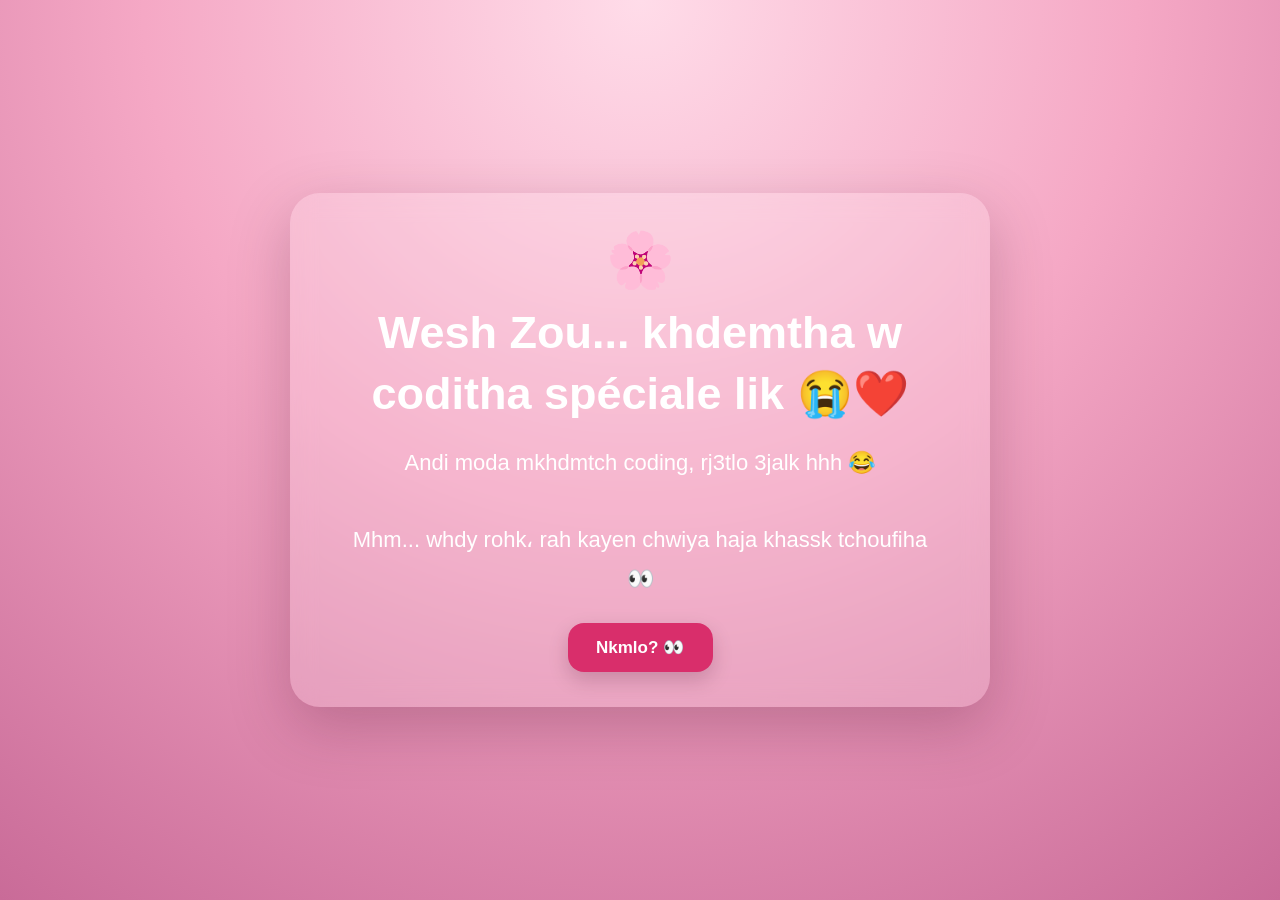
<file: index.html>
<!DOCTYPE html>
<html lang="en">
<head>
  <meta charset="UTF-8">
  <meta name="viewport" content="width=device-width, initial-scale=1.0">
  <title>For Zouzou ❤️</title>
  <link rel="stylesheet" href="./styles.css">
</head>

<body>

  <div class="container">

    <!-- المرحلة 1 -->
    <div class="stage active" id="stage1">

      <div class="emoji">🌸</div>

      <h1>
        Wesh Zou... khdemtha w coditha spéciale lik 😭❤️
      </h1>

      <p class="text">
        Andi moda mkhdmtch coding, rj3tlo 3jalk hhh 😂
        <br><br>
        Mhm... whdy rohk، rah kayen chwiya haja khassk tchoufiha 👀
      </p>

      <button class="btn yes" onclick="showStage('stage2')">
        Nkmlo? 👀
      </button>

    </div>


    <!-- المرحلة 2 - السؤال 1 -->
    <div class="stage" id="stage2">

      <div class="emoji">👀</div>

      <h1>
        Mn glbk raki dayra fia cnfns? 😏
      </h1>

      <div class="buttons">

        <button class="btn yes" onclick="question1Yes()">
          Hih bien sure ❤️
        </button>

        <button
          class="btn no runaway"
          id="question1No"
          onmouseenter="runAway('question1No')"
          onclick="runAway('question1No')">
          Chwi chwi 😌
        </button>

      </div>

    </div>


    <!-- جواب السؤال 1 -->
    <div class="stage" id="stageQ1">

      <div class="emoji">😂</div>

      <p class="message">
        Albaly hdiri fia cnfns 😉😂😂
        <br>
        hia nkmlo tra...
      </p>

      <button class="btn yes" onclick="showStage('stage3')">
        Nkmlo 👀
      </button>

    </div>


    <!-- السؤال 2 -->
    <div class="stage" id="stage3">

      <div class="emoji">🥰</div>

      <h1>
        Wesh thby naytlk? 🙄
      </h1>

      <div class="buttons">

        <button class="btn yes" onclick="question2()">
          3inia 👁️
        </button>

        <button class="btn yes" onclick="question2()">
          Pookie 🥹
        </button>

      </div>

    </div>


    <!-- جواب السؤال 2 -->
    <div class="stage" id="stageQ2">

      <div class="emoji">😏</div>

      <p class="message">
        Kan albaly htkhiirha a3inia
        Hdy wa3ra chwi li jaya khmmi mliha
        hdy nbda nwjd rohi ana 😂😂
      </p>

      <button class="btn yes" onclick="showStage('stage4')">
        Li jaya? 👀
      </button>

    </div>


    <!-- السؤال 3 -->
    <div class="stage" id="stage4">

      <div class="emoji">🙄</div>

      <h1>
        Wesh tkhyrii? 🙄
      </h1>

      <div class="buttons">

        <button
          class="btn no runaway"
          id="moneyButton"
          onmouseenter="runAway('moneyButton')"
          onclick="runAway('moneyButton')">
          Drahm 💸
        </button>

        <button class="btn yes" onclick="question3()">
          Love ❤️
        </button>

      </div>

    </div>


    <!-- جواب السؤال 3 -->
    <div class="stage" id="stageQ3">

      <div class="emoji">😂❤️</div>

      <p class="message">
        Sbhan allah khyrti love hih
        andk sah drahm mlah bsh dk yjiw mea lwe9t 😂😂
      </p>

      <button class="btn yes" onclick="showStage('stage5')">
        Nkmlo... mazal 👀
      </button>

    </div>


    <!-- السؤال 4 -->
    <div class="stage" id="stage5">

      <div class="emoji">❤️</div>

      <h1>
        3inia wesh li ykhliq mn li bdina nhkiw trtahi maaya? 🫠
      </h1>

      <p class="hint">
        Hadi marra ma kayench choix...
        hab nسمعها منك nti 👀❤️
      </p>

      <textarea
        id="answer"
        placeholder="Ktbi li jay f balek... 🥹❤️">
      </textarea>

      <br>

      <button class="btn yes" onclick="sendAnswer()">
        Send 💌
      </button>

    </div>


    <!-- بعد الإجابة -->
    <div class="stage" id="stageQ4">

      <div class="emoji">🥹❤️</div>

      <p class="message">
        Hmmm...
        <br><br>
        had l-jawab khllani nبتسم wa7di 😂
        <br>
        بصح صراحة... عجبني نسمعها منك ❤️
        <br><br>
        Mazal kayen wa7ed l7aja...
      </p>

      <button class="btn yes" onclick="showStage('stage6')">
        Nrou7o l'final? 👀
      </button>

    </div>


    <!-- المرحلة 6 -->
    <div class="stage" id="stage6">

      <div class="emoji">💌</div>

      <h1>
        Zou... ❤️
      </h1>

      <p class="message">
        Ma dertch hadchi باش نحرجك،
        <br>
        wla باش نحطك في موقف.
        <br><br>

        Ghir 7بيت نديرلك حاجة مختلفة،
        حاجة صغيرة خاصة بيك...
        <br><br>

        W ila rak tبتسمي daba...
        <br>
        rah hadchi كامل kan ystahal 😂❤️
      </p>

      <button class="btn yes" onclick="showStage('stage7')">
        Mazal wa7ed السؤال 😏
      </button>

    </div>


    <!-- السؤال النهائي -->
    <div class="stage" id="stage7">

      <div class="emoji">🫠❤️</div>

      <h1>
        Do you want more of these surprises in the future?
      </h1>

      <p class="text">
        Or should I stop doing this? 👀
      </p>

      <div class="buttons finalButtons">

        <button class="btn yes" onclick="finalYes()">
          Yes ❤️
        </button>

        <button
          class="btn no runaway"
          id="finalNo"
          onmouseenter="finalNo()"
          onclick="finalNo()">
          No 😭
        </button>

      </div>

      <p id="finalMessage"></p>

    </div>


    <!-- النهاية -->
    <div class="stage" id="stageFinal">

      <div class="emoji">❤️🥹❤️</div>

      <h1>
        I knew it, Zouzou ❤️
      </h1>

      <p class="message">
        Then I guess...
        <br><br>
        you better get ready for more surprises 😏😂
        <br><br>
        This was only the beginning.
        ❤️
      </p>

      <div class="heart">♥</div>

    </div>

  </div>


  <script>

    function showStage(id) {

      document
        .querySelectorAll(".stage")
        .forEach(stage => {
          stage.classList.remove("active");
        });

      document
        .getElementById(id)
        .classList.add("active");

      window.scrollTo(0, 0);
    }


    function question1Yes() {

      showStage("stageQ1");

    }


    function question2() {

      showStage("stageQ2");

    }


    function question3() {

      showStage("stageQ3");

    }


    function sendAnswer() {

      const answer =
        document.getElementById("answer").value.trim();

      if (answer === "") {

        alert(
          "Eyy Zouzou 😂 لازم تجاوبيني قبل ما نكملو ❤️"
        );

        return;

      }

      showStage("stageQ4");

    }


    function runAway(id) {

      const button =
        document.getElementById(id);

      const maxX =
        window.innerWidth -
        button.offsetWidth -
        20;

      const maxY =
        window.innerHeight -
        button.offsetHeight -
        20;

      const x =
        Math.max(
          10,
          Math.random() * maxX
        );

      const y =
        Math.max(
          10,
          Math.random() * maxY
        );

      button.style.position = "fixed";

      button.style.left = x + "px";

      button.style.top = y + "px";

    }


    function finalNo() {

      const button =
        document.getElementById("finalNo");

      const message =
        document.getElementById("finalMessage");

      message.innerHTML =
        "La la Zouzou 😂❤️<br>" +
        "had l'option ma hiach disponible... " +
        "diri Yes 😭😂";

      runAway("finalNo");

    }


    function finalYes() {

      showStage("stageFinal");

    }

  </script>

</body>
</html>
</file>
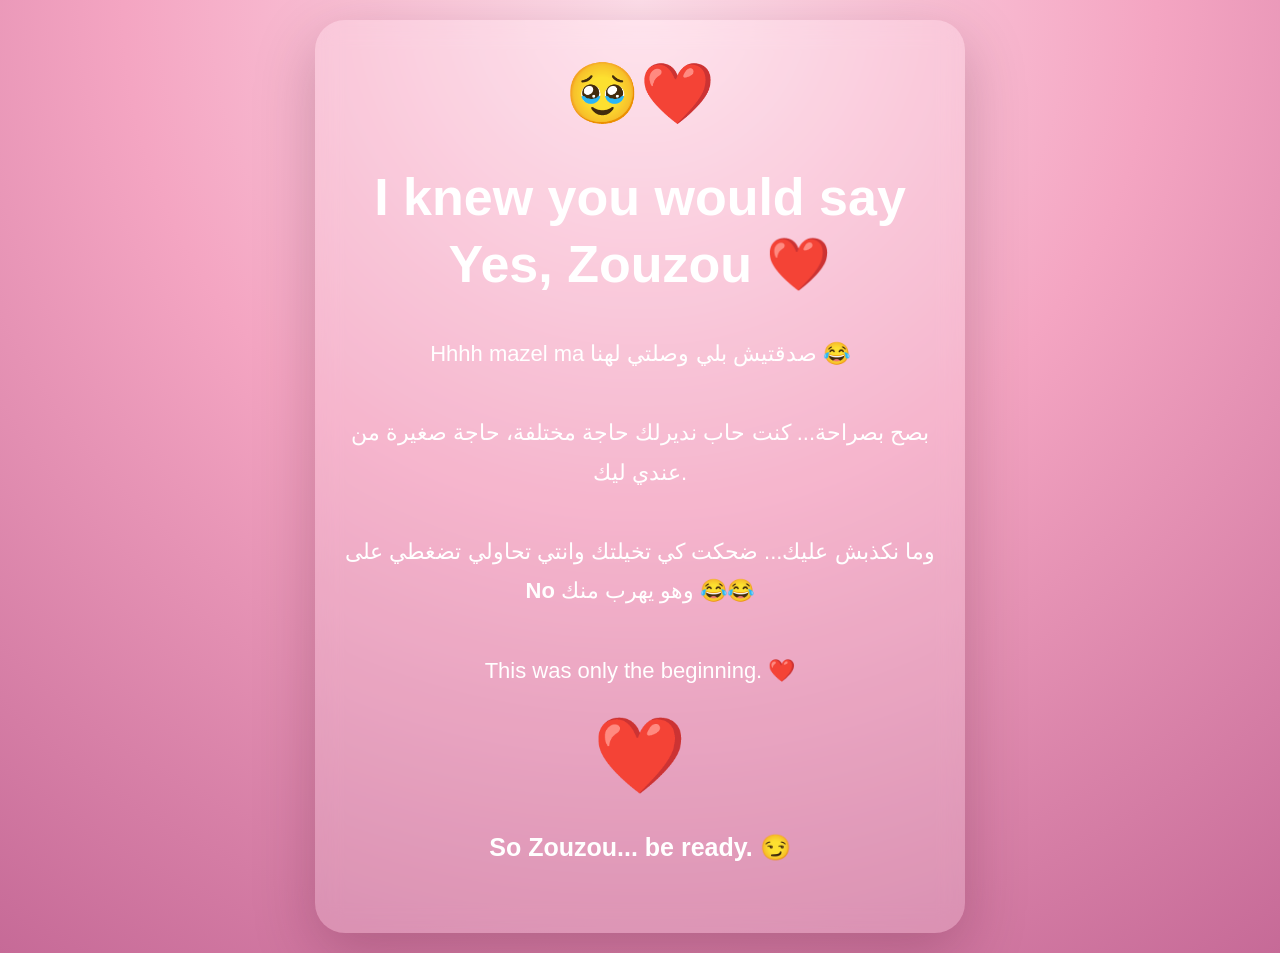
<file: yes.html>
<!DOCTYPE html>
<html lang="en">

<head>

  <meta charset="UTF-8">

  <meta
    name="viewport"
    content="width=device-width, initial-scale=1.0"
  >

  <title>For Zouzou ❤️</title>

  <link
    rel="stylesheet"
    href="./yes_style.css"
  >

</head>

<body>

  <div class="final-card">

    <div class="emoji">
      🥹❤️
    </div>

    <h1>
      I knew you would say Yes, Zouzou ❤️
    </h1>

    <p>

      Hhhh mazel ma صدقتيش بلي وصلتي لهنا 😂

      <br><br>

      بصح بصراحة...
      كنت حاب نديرلك حاجة مختلفة،
      حاجة صغيرة من عندي ليك.

      <br><br>

      وما نكذبش عليك...
      ضحكت كي تخيلتك وانتي تحاولي تضغطي على
      <b>No</b> وهو يهرب منك 😂😂

      <br><br>

      This was only the beginning. ❤️

    </p>

    <div class="big-heart">
      ❤️
    </div>

    <p class="last">
      So Zouzou...
      be ready. 😏
    </p>

  </div>

</body>

</html>
</file>
<file: styles.css>
* {
  box-sizing: border-box;
}

html,
body {
  margin: 0;
  padding: 0;
  min-height: 100%;
}

body {
  min-height: 100vh;
  display: flex;
  justify-content: center;
  align-items: center;

  padding: 20px;

  font-family: "Trebuchet MS", Arial, sans-serif;

  background:
    radial-gradient(
      circle at top,
      #ffdce9,
      #f5a8c5 45%,
      #c96b98
    );

  color: white;

  overflow-x: hidden;
}

.container {
  width: 100%;
  max-width: 700px;

  min-height: 650px;

  display: flex;
  justify-content: center;
  align-items: center;
}

.stage {
  display: none;

  width: 100%;

  padding: 35px 22px;

  text-align: center;

  border-radius: 30px;

  background:
    rgba(255, 255, 255, 0.17);

  backdrop-filter: blur(12px);
  -webkit-backdrop-filter: blur(12px);

  box-shadow:
    0 20px 60px
    rgba(70, 10, 40, 0.25);

  animation: appear 0.5s ease;
}

.stage.active {
  display: block;
}

.emoji {
  font-size: 55px;
  margin-bottom: 10px;
}

h1 {
  font-size: clamp(27px, 7vw, 45px);

  line-height: 1.35;

  margin:
    10px 0 20px;
}

.text,
.message {
  font-size: clamp(17px, 4.5vw, 22px);

  line-height: 1.75;

  margin:
    15px auto 25px;

  max-width: 600px;
}

.hint {
  font-size: 15px;

  line-height: 1.6;

  margin-bottom: 15px;
}

.buttons {
  display: flex;

  justify-content: center;

  align-items: center;

  gap: 15px;

  flex-wrap: wrap;

  min-height: 100px;
}

.btn {
  border: none;

  border-radius: 16px;

  padding:
    14px 24px;

  min-width: 145px;

  background: white;

  color: #d62c69;

  font-size: 17px;

  font-weight: bold;

  cursor: pointer;

  box-shadow:
    0 8px 20px
    rgba(60, 10, 35, 0.2);

  transition:
    transform 0.2s,
    box-shadow 0.2s;
}

.btn:hover {
  transform:
    translateY(-3px)
    scale(1.02);

  box-shadow:
    0 12px 25px
    rgba(60, 10, 35, 0.3);
}

.btn.yes {
  background: #d92e6b;

  color: white;
}

.btn.no {
  background: white;

  color: #d92e6b;
}

textarea {
  width: 100%;

  min-height: 150px;

  padding: 16px;

  border: none;

  border-radius: 18px;

  resize: vertical;

  outline: none;

  font-size: 17px;

  font-family: inherit;

  color: #5b1938;

  margin-bottom: 15px;
}

#finalMessage {
  margin-top: 25px;

  font-size: 17px;

  line-height: 1.6;
}

.heart {
  font-size: 75px;

  animation:
    heartbeat 1s infinite;
}

@keyframes appear {

  from {
    opacity: 0;

    transform:
      translateY(20px)
      scale(0.97);
  }

  to {
    opacity: 1;

    transform:
      translateY(0)
      scale(1);
  }

}

@keyframes heartbeat {

  0% {
    transform: scale(1);
  }

  50% {
    transform: scale(1.2);
  }

  100% {
    transform: scale(1);
  }

}

@media (max-width: 480px) {

  body {
    padding: 12px;
  }

  .container {
    min-height: 100vh;
  }

  .stage {
    padding:
      28px 16px;

    border-radius: 23px;
  }

  .emoji {
    font-size: 45px;
  }

  .buttons {
    flex-direction: column;
  }

  .btn {
    width: 90%;

    min-width: 0;
  }

}
</file>
<file: yes_style.css>
* {
  box-sizing: border-box;
}

html,
body {
  margin: 0;

  min-height: 100%;
}

body {

  min-height: 100vh;

  display: flex;

  justify-content: center;

  align-items: center;

  padding: 20px;

  font-family:
    "Trebuchet MS",
    Arial,
    sans-serif;

  color: white;

  background:
    radial-gradient(
      circle at top,
      #ffe0eb,
      #f4a5c2 45%,
      #c66a97
    );
}

.final-card {

  width: 100%;

  max-width: 650px;

  padding: 38px 22px;

  text-align: center;

  border-radius: 30px;

  background:
    rgba(255, 255, 255, 0.18);

  backdrop-filter: blur(12px);

  -webkit-backdrop-filter:
    blur(12px);

  box-shadow:
    0 20px 60px
    rgba(70, 10, 40, 0.25);

  animation:
    appear 0.7s ease;
}

.emoji {

  font-size: 60px;

  margin-bottom: 10px;
}

h1 {

  font-size:
    clamp(30px, 8vw, 52px);

  line-height: 1.3;
}

p {

  font-size:
    clamp(17px, 4.5vw, 22px);

  line-height: 1.8;
}

.big-heart {

  font-size: 75px;

  animation:
    heartbeat 1s infinite;
}

.last {

  font-weight: bold;

  font-size: 25px;
}

@keyframes appear {

  from {

    opacity: 0;

    transform:
      translateY(25px)
      scale(0.97);

  }

  to {

    opacity: 1;

    transform:
      translateY(0)
      scale(1);

  }

}

@keyframes heartbeat {

  0% {
    transform: scale(1);
  }

  50% {
    transform: scale(1.2);
  }

  100% {
    transform: scale(1);
  }

}

@media (max-width: 480px) {

  body {
    padding: 12px;
  }

  .final-card {
    padding: 30px 17px;
  }

  .emoji {
    font-size: 48px;
  }

}
</file>
